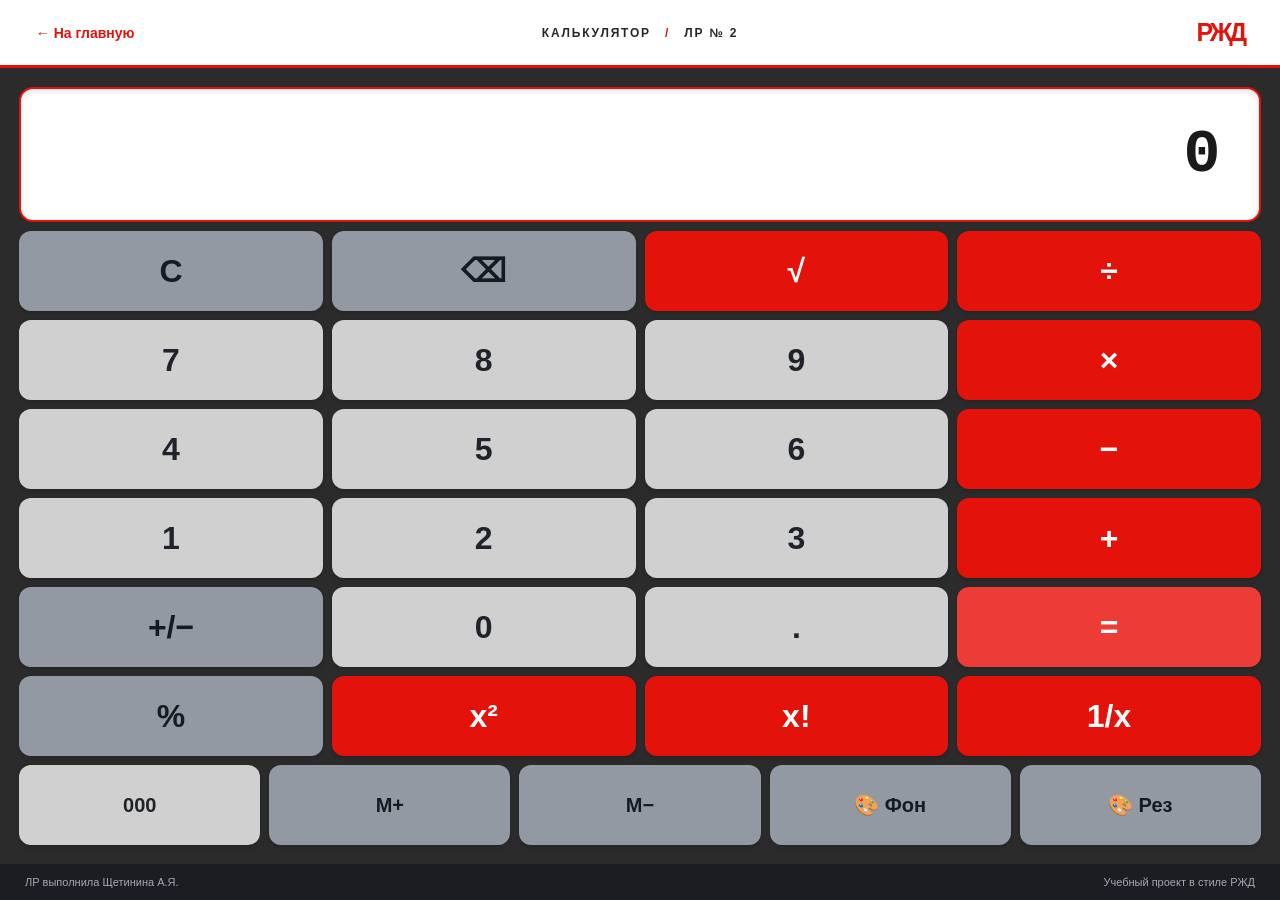
<file: calculator_1.html>
<!DOCTYPE html>
<html lang="ru">
<head>
    <meta charset="UTF-8">
    <meta name="viewport" content="width=device-width, initial-scale=1.0">
    <meta name="theme-color" content="#25282d">
    <title>Калькулятор — Лабораторная работа № 2</title>
    <link rel="stylesheet" href="style_1.css?v=input-limit-3">
</head>
<body class="calculator-page">
    <header class="calc-header">
        <a class="calc-back" href="index.html">← На главную</a>
        <span class="calc-heading">КАЛЬКУЛЯТОР <span class="calc-heading-slash">/</span> ЛР № 2</span>
        <span class="calc-rzd">РЖД</span>
    </header>
    <main class="calculator-main">
        <section class="background" aria-label="Калькулятор">
            <div id="result" class="result" role="status" aria-live="polite">0</div>
            <div class="calc-row">
                <button id="btn_op_clear" class="my-btn secondary">C</button>
                <button id="btn_backspace" class="my-btn secondary">⌫</button>
                <button id="btn_op_sqrt" class="my-btn primary">√</button>
                <button id="btn_op_div" class="my-btn primary">÷</button>
            </div>
            <div class="calc-row">
                <button id="btn_digit_7" class="my-btn">7</button>
                <button id="btn_digit_8" class="my-btn">8</button>
                <button id="btn_digit_9" class="my-btn">9</button>
                <button id="btn_op_mult" class="my-btn primary">×</button>
            </div>
            <div class="calc-row">
                <button id="btn_digit_4" class="my-btn">4</button>
                <button id="btn_digit_5" class="my-btn">5</button>
                <button id="btn_digit_6" class="my-btn">6</button>
                <button id="btn_op_minus" class="my-btn primary">−</button>
            </div>
            <div class="calc-row">
                <button id="btn_digit_1" class="my-btn">1</button>
                <button id="btn_digit_2" class="my-btn">2</button>
                <button id="btn_digit_3" class="my-btn">3</button>
                <button id="btn_op_plus" class="my-btn primary">+</button>
            </div>
            <div class="calc-row">
                <button id="btn_op_sign" class="my-btn secondary">+/−</button>
                <button id="btn_digit_0" class="my-btn">0</button>
                <button id="btn_digit_dot" class="my-btn">.</button>
                <button id="btn_op_equal" class="my-btn primary execute">=</button>
            </div>
            <div class="calc-row">
                <button id="btn_op_percent" class="my-btn secondary">%</button>
                <button id="btn_op_square" class="my-btn primary">x²</button>
                <button id="btn_op_factorial" class="my-btn primary">x!</button>
                <button id="btn_custom" class="my-btn primary">1/x</button>
            </div>
            <div class="calc-row calc-row-extra">
                <button id="btn_op_triple_zero" class="my-btn">000</button>
                <button id="btn_memory_add" class="my-btn secondary">M+</button>
                <button id="btn_memory_sub" class="my-btn secondary">M−</button>
                <button id="btn_change_bg" class="my-btn secondary">🎨 Фон</button>
                <button id="btn_change_display" class="my-btn secondary">🎨 Рез</button>
            </div>
        </section>
    </main>
    <footer class="calc-footer">
        <span>ЛР выполнила Щетинина А.Я.</span>
        <span>Учебный проект в стиле РЖД</span>
    </footer>
    <script src="script_1.js?v=input-limit-3"></script>
</body>
</html>
</file>
<file: style_1.css>
/* ЛР-2. Две страницы в стилистике РЖД. */
:root {
    --red: #e3120b;
    --red-dark: #be0c07;
    --ink: #24272c;
    --grey: #6b7077;
    --paper: #f5f6f7;
}
* { box-sizing: border-box; }
html { min-width: 300px; }
body { margin: 0; font-family: Verdana, Geneva, sans-serif; }
button, a { -webkit-tap-highlight-color: transparent; }
button:focus-visible, a:focus-visible { outline: 3px solid #ffb1a7; outline-offset: 3px; }

/* ================ ГЛАВНАЯ СТРАНИЦА ================ */
.landing-page { background: #f5f6f7; color: var(--ink); min-height: 100vh; }
.site-header {
    display: flex; align-items: center; justify-content: space-between;
    padding: 12px clamp(22px, 5vw, 88px); min-height: 91px;
    background: white; border-bottom: 1px solid #e8e9ec;
}
.site-brand { display: flex; align-items: center; gap: 18px; color: var(--ink); text-decoration: none; }
.logo-box { position: relative; display: inline-flex; align-items: center; justify-content: center; width: 100px; height: 56px; flex: 0 0 auto; }
.logo-fallback { font-weight: 900; font-size: 31px; letter-spacing: -.12em; color: var(--red); }
.rzd-logo { position: absolute; inset: 0; width: 100%; height: 100%; object-fit: contain; background: #fff; }
.brand-caption { border-left: 1px solid #d9dde1; padding-left: 18px; letter-spacing: .14em; font-size: 10px; font-weight: 700; line-height: 1.5; }
.header-course { font-size: 11px; font-weight: 700; letter-spacing: .16em; color: #72777d; }
.home-main { width: 100%; }
.hero-section {
    display: grid; grid-template-columns: minmax(0, 1fr) minmax(0, 1.06fr);
    min-height: min(670px, 74vh); max-width: 1600px; margin: 0 auto;
}
.hero-copy { display: flex; flex-direction: column; align-items: flex-start; justify-content: center; padding: 65px clamp(24px, 6vw, 100px); }
.hero-kicker { display: flex; align-items: center; gap: 11px; font-size: 11px; letter-spacing: .18em; font-weight: 700; color: var(--red); }
.kicker-dot { display: inline-block; width: 9px; height: 9px; background: var(--red); border-radius: 50%; }
.hero-copy h1 { font-size: clamp(34px, 3.8vw, 64px); line-height: 1.18; letter-spacing: -.055em; margin: 30px 0 24px; max-width: 700px; }
.hero-copy h1 span { color: var(--red); }
.hero-lead { max-width: 515px; color: #636970; font-size: clamp(14px, 1.1vw, 17px); line-height: 1.85; margin: 0 0 34px; }
.go-calculator { display: inline-flex; align-items: center; justify-content: space-between; gap: 48px; min-width: 285px; padding: 21px 26px; background: var(--red); color: white; border-radius: 9px; font-weight: 700; text-decoration: none; transition: background .2s, transform .2s, box-shadow .2s; box-shadow: 0 10px 24px rgba(227,18,11,.18); }
.go-calculator:hover { background: var(--red-dark); transform: translateY(-2px); box-shadow: 0 16px 26px rgba(227,18,11,.25); }
.go-calculator span { font-size: 24px; line-height: 1; }
.hero-meta { margin-top: 58px; display: flex; align-items: center; gap: 15px; font-weight: 700; letter-spacing: .15em; color: #a0a5ab; font-size: 10px; }
.meta-rule { width: 28px; height: 1px; background: #cbd0d5; }
.train-scene { position: relative; min-height: 510px; overflow: hidden; background: linear-gradient(135deg, #252c36 0%, #101723 100%); }
.train-scene::before { content: ''; position: absolute; inset: 0; opacity: .22; background-image: linear-gradient(to right, transparent 98%, rgba(255,255,255,.2) 100%), linear-gradient(to bottom, transparent 98%, rgba(255,255,255,.2) 100%); background-size: 50px 50px; }
.train-scene::after { content: ''; position: absolute; width: 500px; height: 500px; border-radius: 50%; background: radial-gradient(circle, rgba(227,18,11,.16), transparent 68%); top: 4%; left: 21%; pointer-events: none; }
.scene-label { z-index: 1; position: absolute; top: 42px; left: 50px; font-size: 10px; letter-spacing: .23em; color: rgba(255,255,255,.5); }
.scene-orbit { position: absolute; border: 1px solid rgba(255,255,255,.12); border-radius: 50%; }
.scene-orbit-one { width: 430px; height: 430px; right: -120px; top: 30px; }
.scene-orbit-two { width: 650px; height: 650px; right: -200px; top: -80px; }
.train-illustration { position: absolute; z-index: 2; width: 115%; max-width: none; left: -7%; top: 50%; transform: translateY(-44%); filter: drop-shadow(0 30px 25px rgba(0,0,0,.2)); }
.scene-caption { position: absolute; z-index: 3; left: 45px; bottom: 30px; right: 45px; display: flex; justify-content: space-between; gap: 15px; font-size: 10px; letter-spacing: .14em; color: #bbc0c9; }
.benefits { max-width: 1600px; margin: 0 auto; display: grid; grid-template-columns: repeat(3,1fr); padding: 35px clamp(24px,6vw,100px) 48px; gap: 28px; }
.benefit { display: flex; gap: 20px; align-items: flex-start; padding: 21px 10px; border-top: 2px solid #dce0e4; }
.benefit-num { font-size: 12px; font-weight: 700; color: var(--red); padding-top: 6px; }
.benefit h2 { font-size: 17px; margin: 0 0 8px; }
.benefit p { font-size: 12px; color: #747a80; margin: 0; line-height: 1.65; }
.site-footer { display: flex; flex-wrap: wrap; justify-content: space-between; gap: 12px; padding: 19px clamp(24px,6vw,100px); color: #9fa4ab; background: #24272c; font-size: 11px; line-height: 1.6; }

/* ================ КАЛЬКУЛЯТОР ================ */
.calculator-page { min-height: 100vh; min-height: 100dvh; display: flex; flex-direction: column; color: var(--ink); background: #25282d; }
.calc-header { flex: 0 0 68px; display: grid; grid-template-columns: 1fr auto 1fr; gap: 12px; align-items: center; background: white; border-bottom: 3px solid var(--red); padding: 0 clamp(12px, 2.8vw, 44px); }
.calc-back { color: var(--red); font-weight: 700; text-decoration: none; font-size: 14px; width: fit-content; }
.calc-back:hover { text-decoration: underline; }
.calc-heading { font-size: 12px; letter-spacing: .15em; font-weight: 700; white-space: nowrap; }
.calc-heading-slash { color: var(--red); padding: 0 9px; }
.calc-rzd { text-align: right; font-size: 25px; letter-spacing: -.12em; color: var(--red); font-weight: 900; }
.calculator-main { display: flex; flex: 1 1 auto; min-height: 0; width: 100%; }
.background { display: flex; flex-direction: column; gap: 9px; flex: 1; min-width: 0; min-height: 0; padding: clamp(12px, 1.5vw, 24px); background-color: #2b2b2b; }
.result { flex: 0 0 clamp(78px, 15vh, 135px); display: flex; justify-content: flex-end; align-items: center; padding: 12px clamp(15px,3vw,40px); background: white; border: 2px solid var(--red); border-radius: 14px; box-shadow: inset 0 2px 6px rgba(0,0,0,.12); color: #1a1a1a; font-size: clamp(32px, 4.8vw, 66px); font-weight: 700; white-space: nowrap; overflow: hidden; min-width: 0; max-width: 100%; font-family: ui-monospace, SFMono-Regular, Consolas, "Liberation Mono", monospace; font-variant-numeric: tabular-nums; letter-spacing: 0; }
.calc-row { flex: 1 1 0; display: grid; grid-template-columns: repeat(4, minmax(0, 1fr)); gap: 9px; min-height: 48px; }
.calc-row-extra { grid-template-columns: repeat(5, minmax(0, 1fr)); }
.my-btn { min-width: 0; width: 100%; height: 100%; border: none; border-radius: 12px; padding: 5px; background: #d0d0d0; color: #20242a; font: 700 clamp(16px, 2.5vw, 33px)/1.2 Verdana, sans-serif; cursor: pointer; transition: background .15s ease, transform .1s; box-shadow: 0 2px 4px rgba(0,0,0,.16); }
.my-btn:hover { background: #b7bbc1; }
.my-btn:active { transform: scale(.985); filter: brightness(1.12); }
.my-btn:disabled { opacity: .45; cursor: not-allowed; transform: none; filter: none; }
.my-btn.primary { background: var(--red); color: white; }
.my-btn.primary:hover { background: var(--red-dark); }
.my-btn.secondary { background: #9299a2; color: #151b23; }
.my-btn.secondary:hover { background: #b2b8bf; }
.my-btn.execute { background: #ed3c36; color: white; }
.my-btn.execute:hover { background: var(--red-dark); }
.calc-row-extra .my-btn { font-size: clamp(12px, 1.6vw, 20px); }
.calc-footer { flex: 0 0 36px; display: flex; justify-content: space-between; gap: 15px; align-items: center; padding: 8px 25px; background: #1b1d22; color: #a5aab1; font-size: 11px; }
@media (max-width: 840px) {
    .hero-section { grid-template-columns: 1fr; }
    .hero-copy { padding: 50px 7% 45px; }
    .hero-meta { margin-top: 35px; }
    .train-scene { min-height: 350px; }
    .train-illustration { width: 90%; left: 5%; }
    .benefits { gap: 14px; }
}
@media (max-width: 600px) {
    .site-header { padding: 9px 17px; min-height: 72px; }
    .logo-box { width: 70px; height: 45px; }
    .logo-fallback { font-size: 23px; }
    .brand-caption { font-size: 9px; padding-left: 12px; }
    .header-course { font-size: 9px; text-align: right; }
    .hero-copy h1 { font-size: 36px; }
    .hero-meta { font-size: 8px; }
    .train-scene { min-height: 280px; }
    .scene-caption { left: 16px; right: 16px; font-size: 7px; }
    .scene-label { left: 18px; top: 20px; font-size: 8px; }
    .train-illustration { width: 120%; left: -10%; }
    .benefits { grid-template-columns: 1fr; padding: 20px 24px 35px; gap: 0; }
    .benefit { padding: 14px 10px; }
    .calc-header { flex-basis: 55px; grid-template-columns: 1fr auto; }
    .calc-heading { display: none; }
    .calc-back { font-size: 12px; }
    .calc-rzd { font-size: 19px; }
    .background { padding: 7px; gap: 6px; }
    .calc-row { gap: 6px; min-height: 43px; }
    .result { flex-basis: 79px; font-size: 36px; }
    .my-btn { border-radius: 8px; font-size: 18px; }
    .calc-row-extra .my-btn { font-size: 11px; }
    .calc-footer { padding: 7px 11px; font-size: 9px; }
}
@media (max-height: 610px) {
    .calculator-page { min-height: 610px; }
    .result { flex-basis: 72px; }
    .calc-row { min-height: 48px; }
}
</file>
